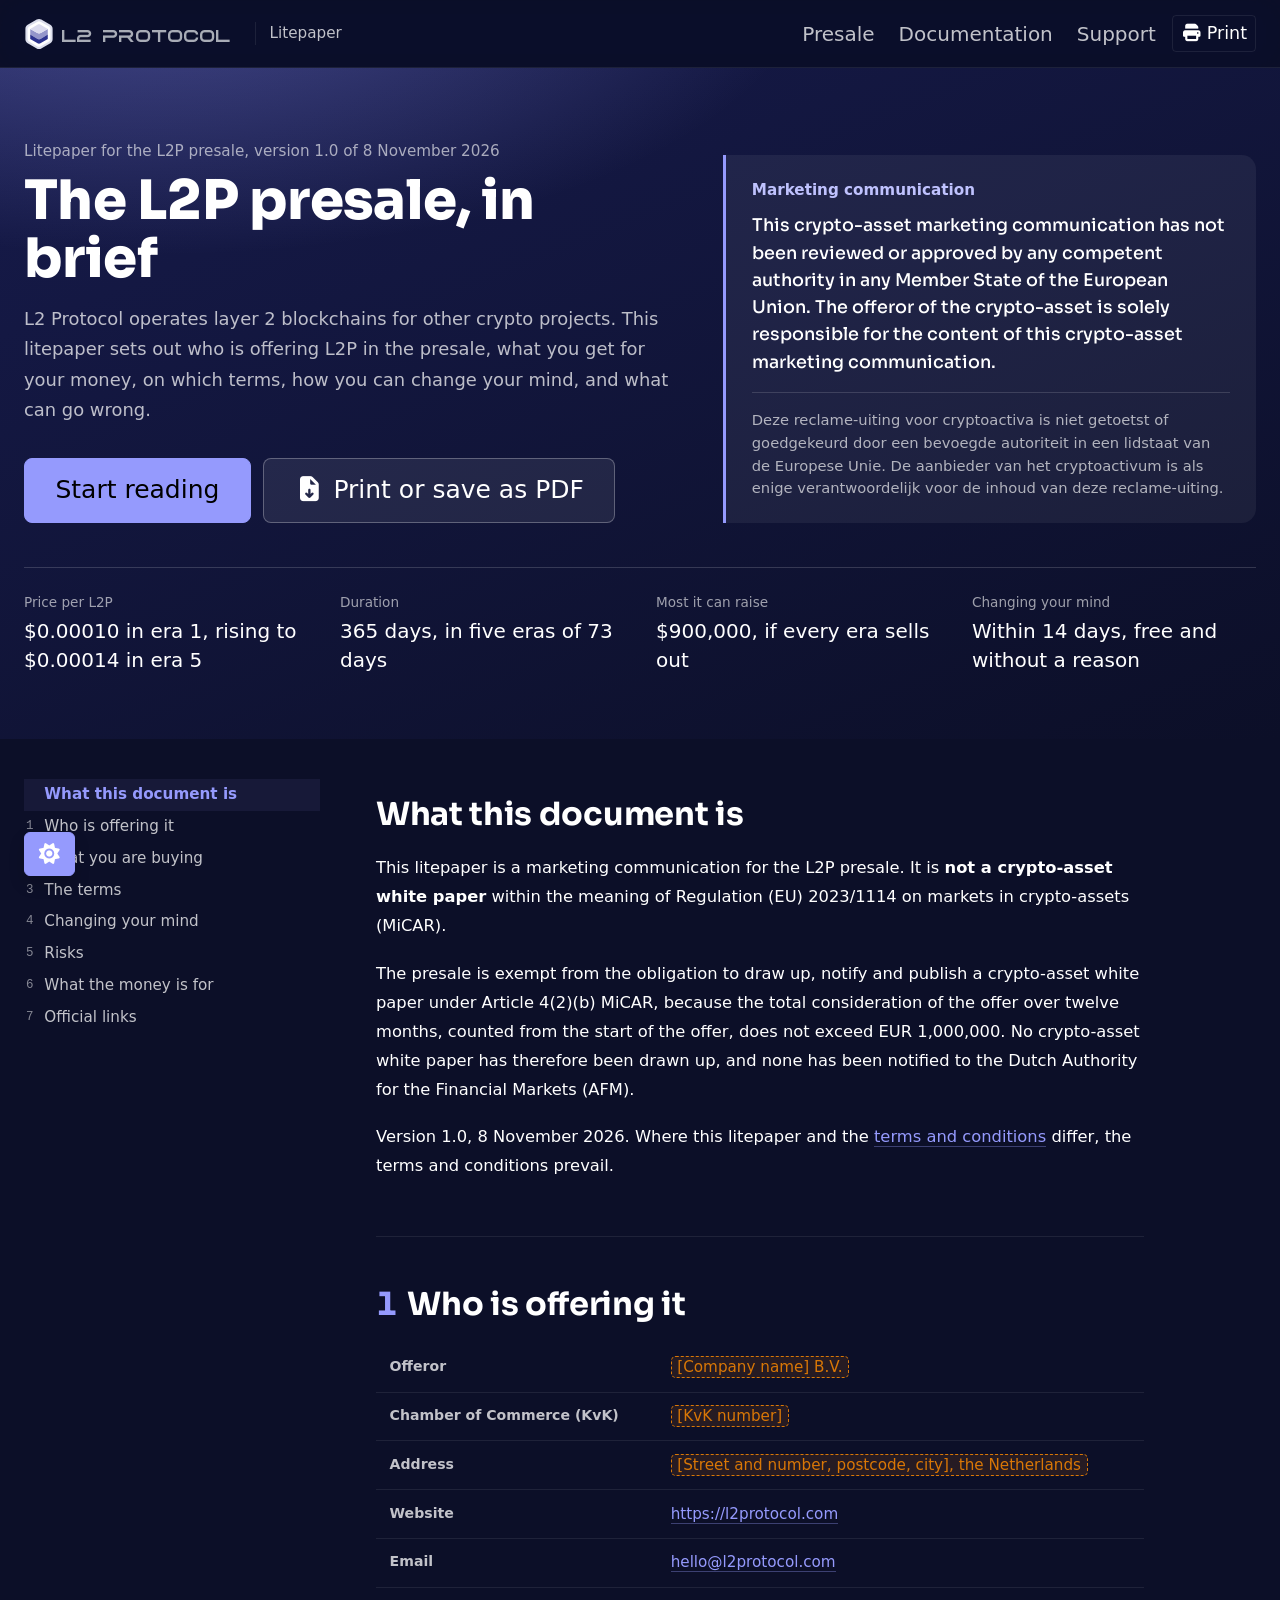
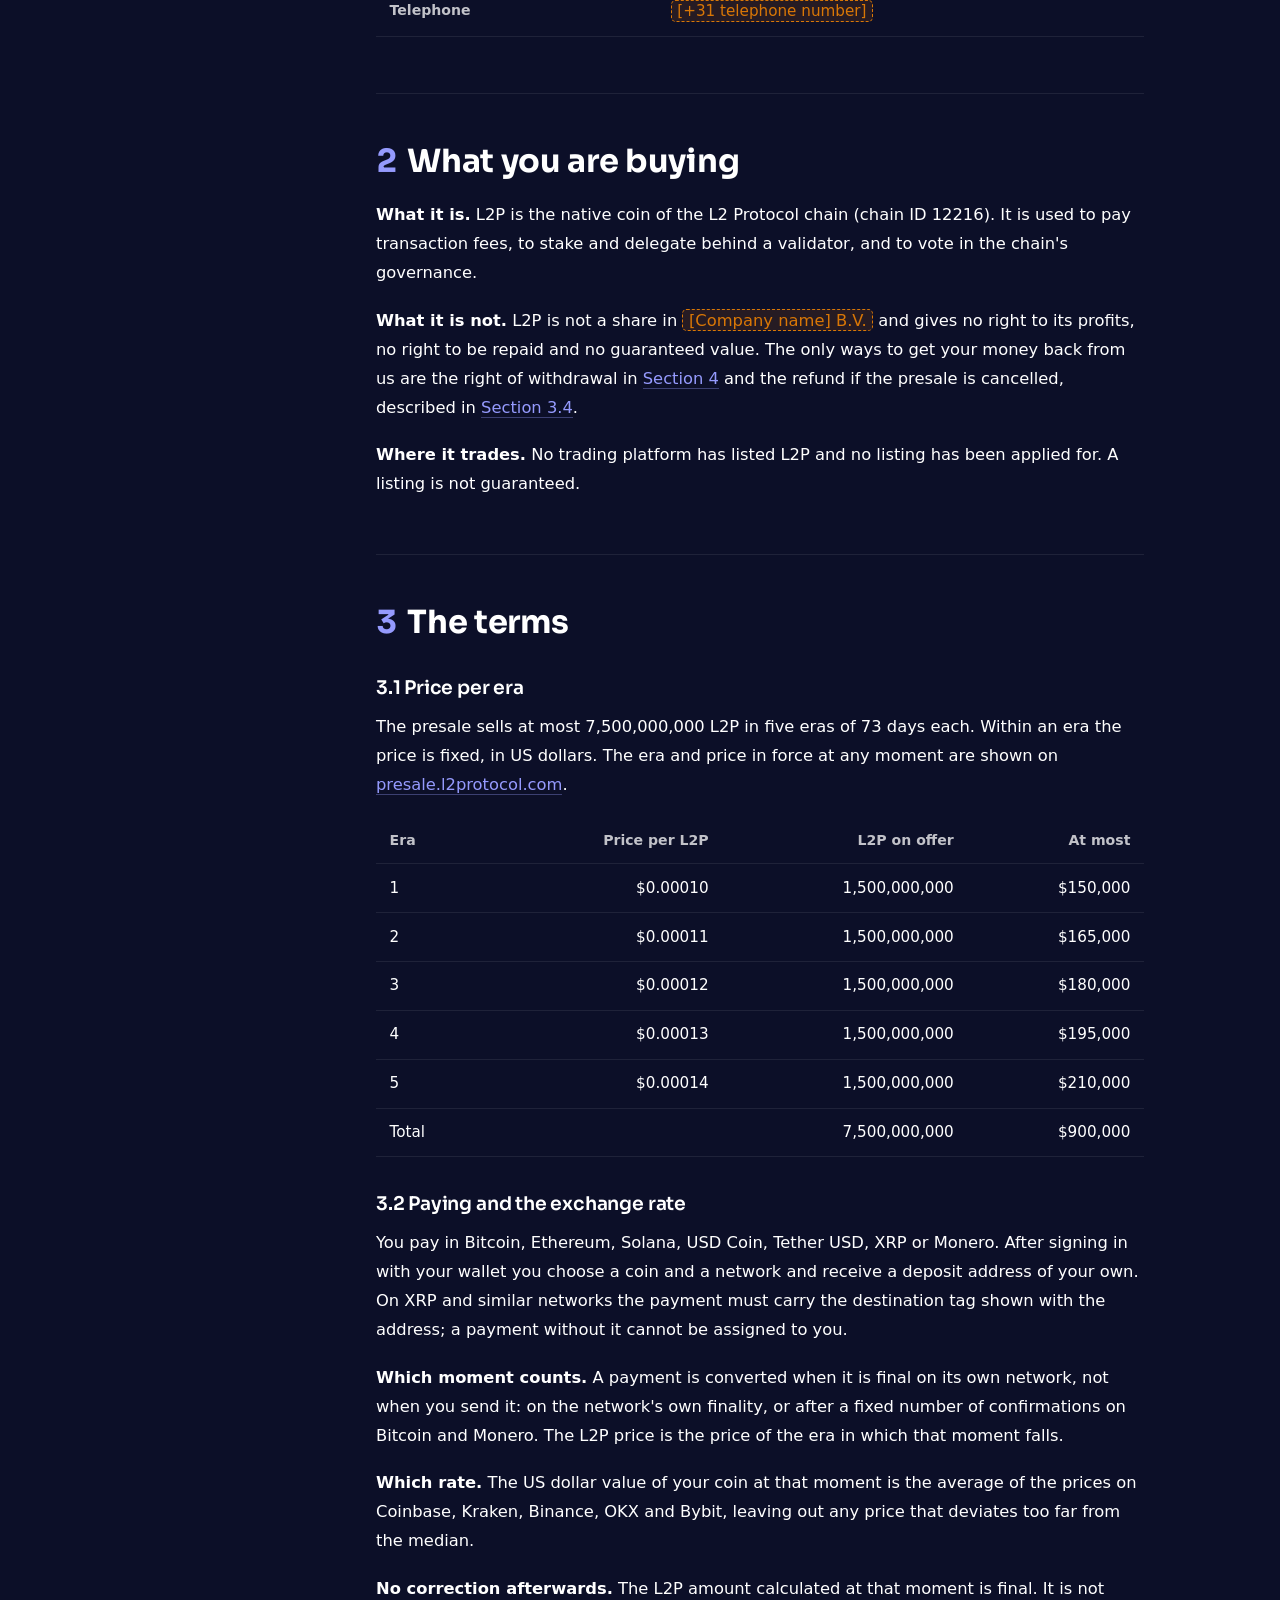
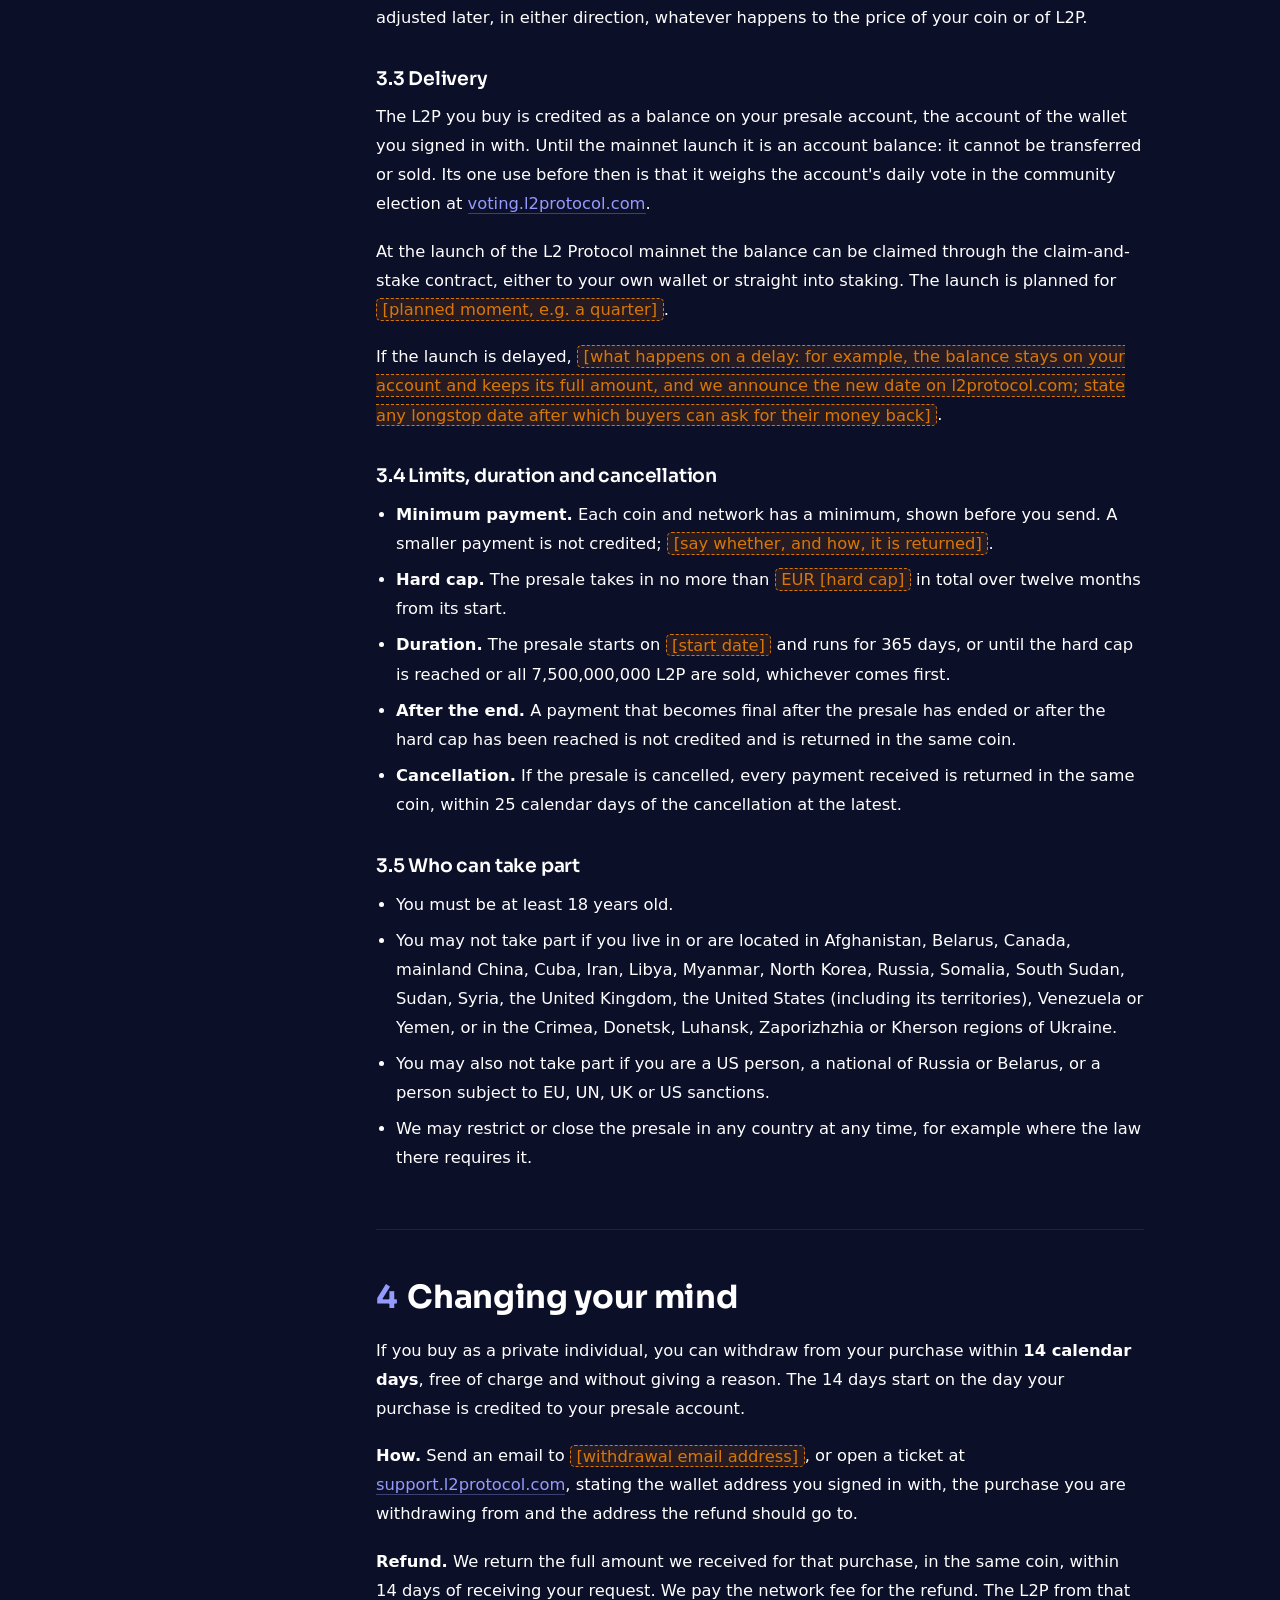
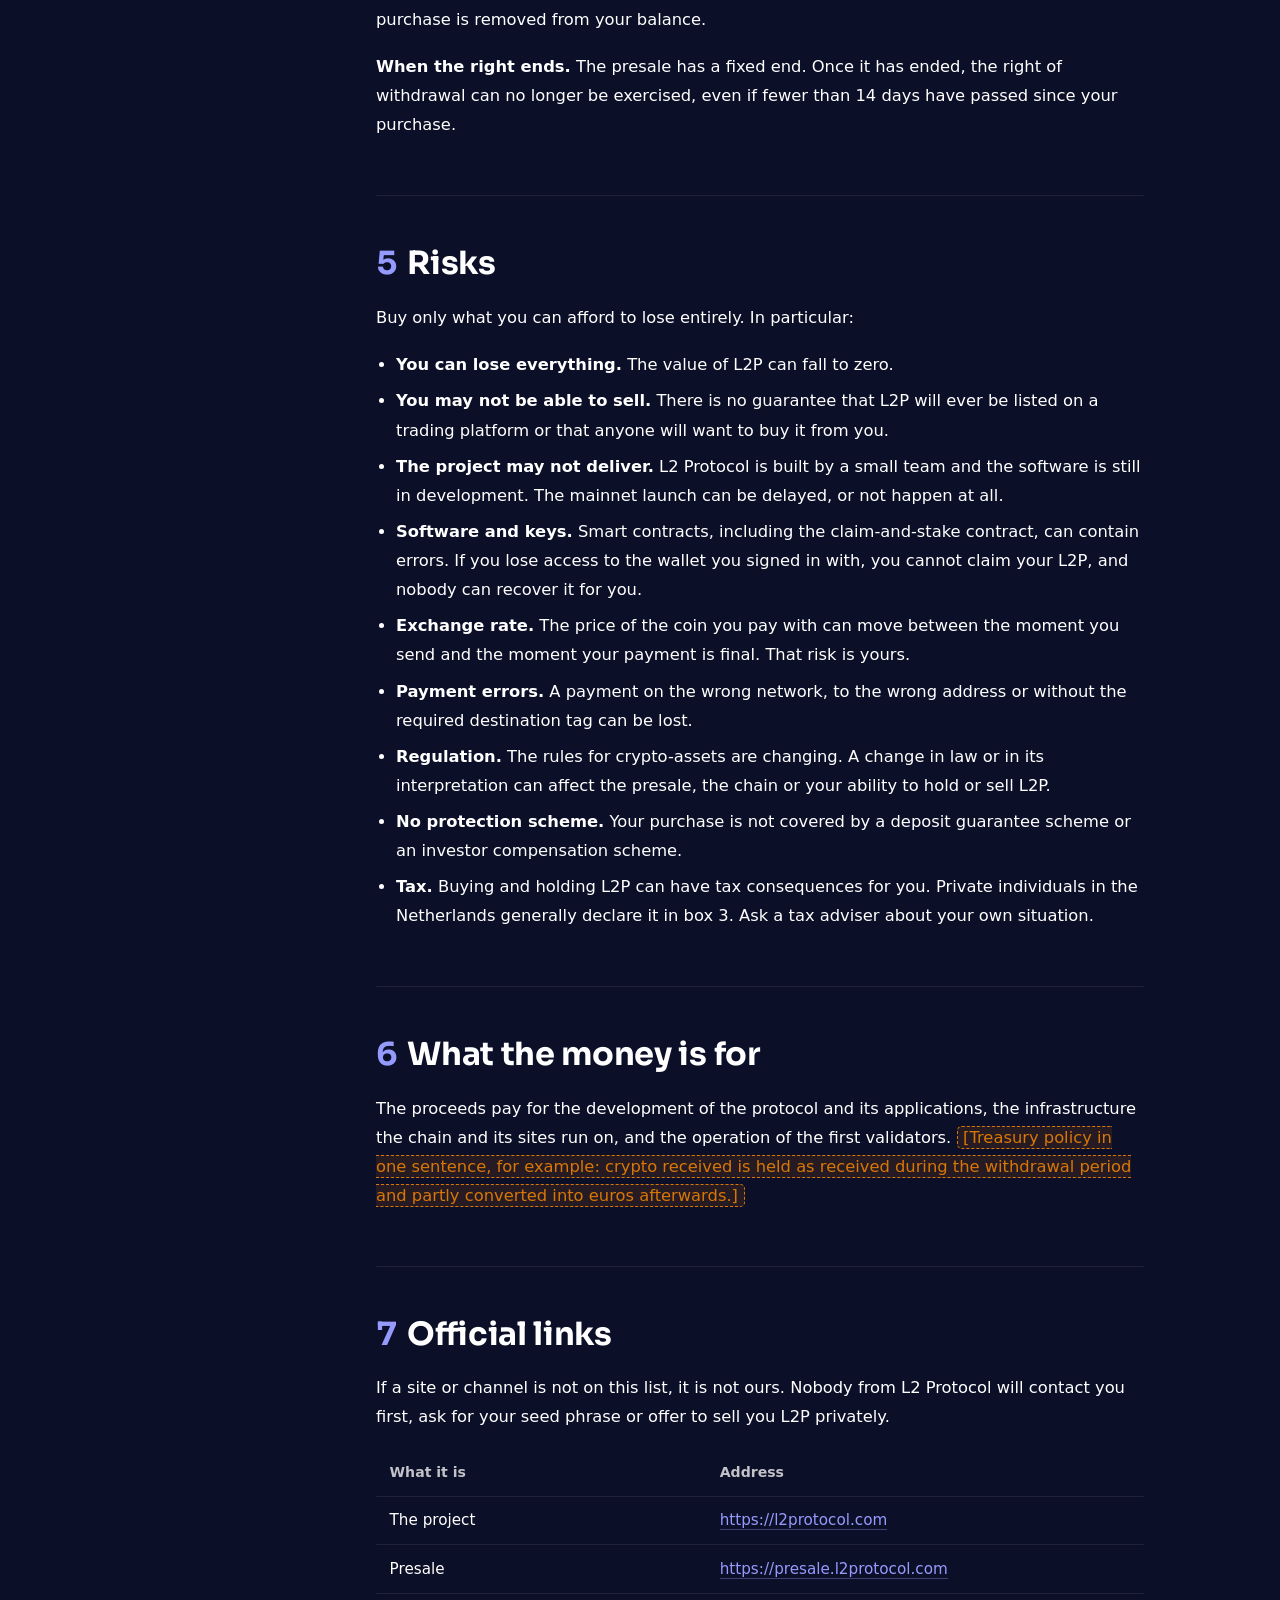
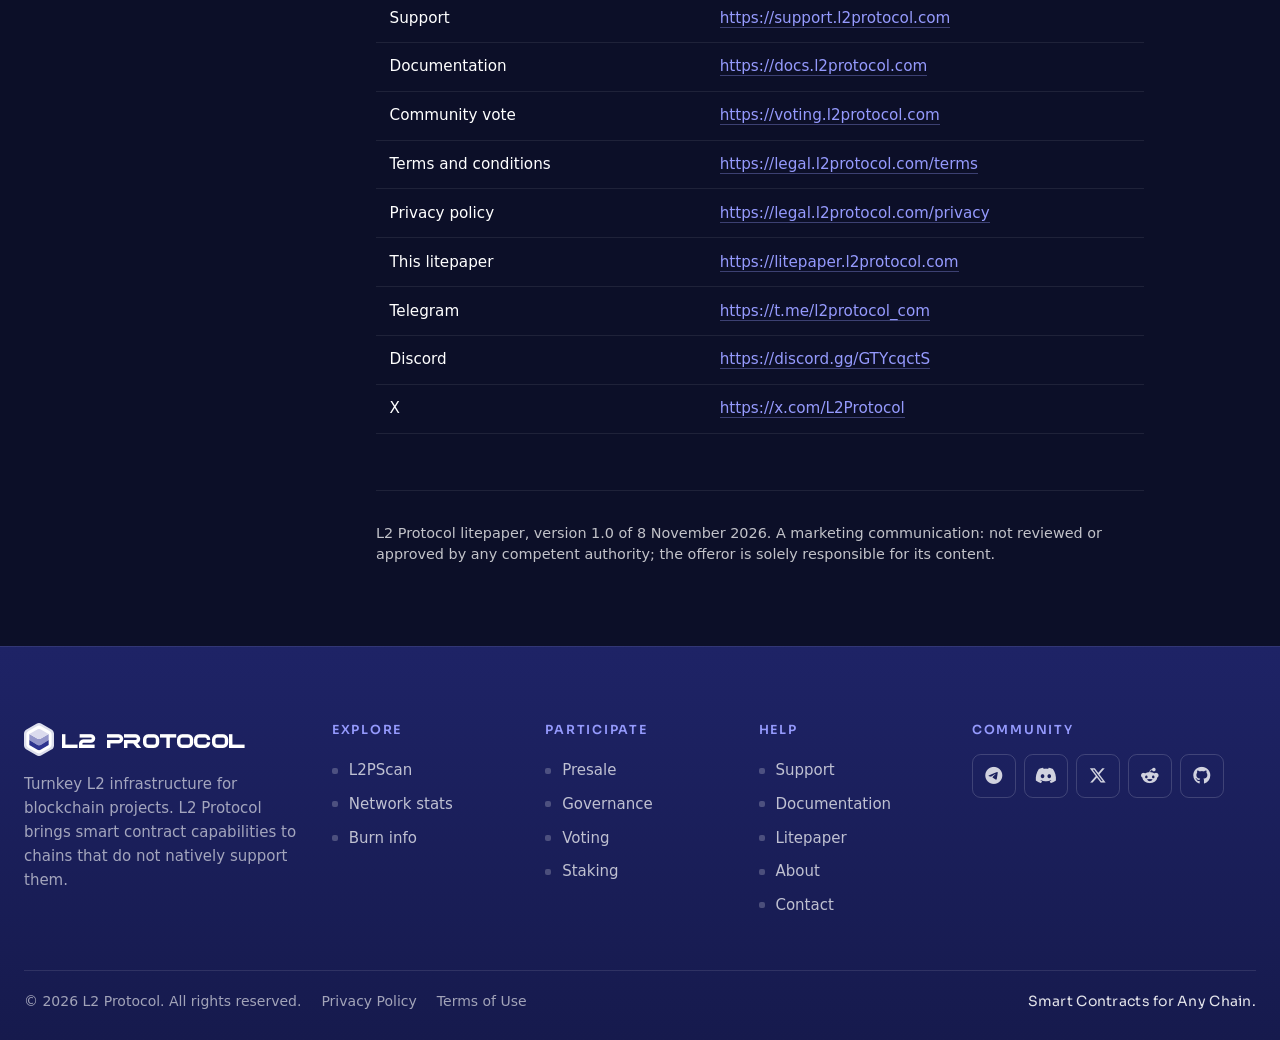
<file: index.html>
<!DOCTYPE html>
<html lang="en" data-bs-theme="dark">
<head>
    <meta charset="UTF-8">
    <meta name="viewport" content="width=device-width, initial-scale=1">
    <title>Litepaper | L2 Protocol</title>
    <meta name="author" content="L2 Protocol">
    <meta name="description" content="Marketing communication. The L2P presale in brief: who offers it, what you buy, the price per era, how payment and delivery work, the right of withdrawal and the risks.">
    <meta name="robots" content="noindex, nofollow, noarchive, nosnippet, noimageindex, notranslate">
    <meta property="og:title" content="L2 Protocol Litepaper">
    <meta property="og:site_name" content="L2 Protocol">
    <meta property="og:url" content="https://litepaper.l2protocol.com/">
    <meta property="og:description" content="Marketing communication. The L2P presale in brief: who offers it, what you buy, the terms, the right of withdrawal and the risks.">
    <meta property="og:type" content="article">
    <meta property="og:image" content="https://static.l2protocol.com/images/og.png">
    <meta name="twitter:card" content="summary_large_image">
    <meta name="twitter:site" content="@L2Protocol">
    <link rel="icon" href="/favicon.ico" sizes="16x16 32x32 48x48">
    <link rel="icon" href="/images/icon.svg" type="image/svg+xml">
    <link rel="preload" href="/theme/fonts/sora-latin.woff2" as="font" type="font/woff2" crossorigin>
    <link rel="preload" href="/theme/fonts/anek-telugu-latin.woff2" as="font" type="font/woff2" crossorigin>
    <link rel="stylesheet" href="/theme/css/bootstrap.css">
    <link rel="stylesheet" href="/lib/font-awesome/css/all.min.css">
    <link rel="stylesheet" href="/css/l2protocol-footer.css">
    <link rel="stylesheet" href="/css/site.css">
    <script src="/js/theme-init.js"></script>
    <script defer src="/js/litepaper.js"></script>
</head>
<body data-copy-label="Copy" data-copied-label="Copied">
<a class="skip-link" href="#main-content">Skip to content</a>

<div class="lightDarkSwitch position-fixed d-print-none">
    <button type="button" id="theme-switch" class="btn btn-primary shadow" aria-label="Toggle light and dark theme" title="Toggle light and dark theme">
        <i class="fa-solid fa-sun text-white" data-theme-icon="dark" aria-hidden="true"></i>
        <i class="fa-solid fa-moon text-white" data-theme-icon="light" aria-hidden="true" hidden></i>
    </button>
</div>

<header class="doc-header">
    <div class="container-fluid px-3 px-lg-4 d-flex align-items-center gap-3">
        <a class="navbar-brand d-flex align-items-center me-2" href="https://l2protocol.com">
            <img src="/images/icon-dark.svg" class="dark" alt="L2 Protocol" width="30" height="30">
            <span class="ps-2 brand-text text-nowrap">L2 Protocol</span>
        </a>
        <span class="doc-kind d-none d-md-inline">Litepaper</span>

        <div class="ms-auto d-flex align-items-center gap-2">
            <a href="https://presale.l2protocol.com" class="nav-link d-none d-lg-inline px-2">Presale</a>
            <a href="https://docs.l2protocol.com" class="nav-link d-none d-lg-inline px-2">Documentation</a>
            <a href="https://support.l2protocol.com" class="nav-link d-none d-xl-inline px-2">Support</a>
            <button type="button" class="btn btn-sm btn-ghost" data-print>
                <i class="fa-solid fa-print me-1" aria-hidden="true"></i>Print
            </button>
        </div>
    </div>
    <div class="read-progress" id="read-progress" aria-hidden="true"></div>
</header>

<main id="main-content" tabindex="-1">
    <section class="hero">
        <div class="container-fluid px-3 px-lg-4">
            <div class="hero-grid">
                <div class="hero-intro">
                    <p class="hero-meta">Litepaper for the L2P presale, version 1.0 of 8 November 2026</p>
                    <h1>The L2P presale, in brief</h1>
                    <p class="hero-lead">
                        L2 Protocol operates layer 2 blockchains for other crypto projects. This litepaper sets out who is
                        offering L2P in the presale, what you get for your money, on which terms, how you can change your
                        mind, and what can go wrong.
                    </p>
                    <div class="hero-actions">
                        <a href="#status" class="btn btn-primary btn-lg">Start reading</a>
                        <button type="button" class="btn btn-hero-ghost btn-lg" data-print>
                            <i class="fa-solid fa-file-arrow-down me-2" aria-hidden="true"></i>Print or save as PDF
                        </button>
                    </div>
                </div>
                <aside class="hero-notice" aria-labelledby="hero-notice-kind">
                    <p class="hero-notice-kind" id="hero-notice-kind">Marketing communication</p>
                    <p class="hero-notice-statement" lang="en">
                        This crypto-asset marketing communication has not been reviewed or approved by any competent
                        authority in any Member State of the European Union. The offeror of the crypto-asset is solely
                        responsible for the content of this crypto-asset marketing communication.
                    </p>
                    <p class="hero-notice-statement hero-notice-statement-nl" lang="nl">
                        Deze reclame-uiting voor cryptoactiva is niet getoetst of goedgekeurd door een bevoegde autoriteit
                        in een lidstaat van de Europese Unie. De aanbieder van het cryptoactivum is als enige
                        verantwoordelijk voor de inhoud van deze reclame-uiting.
                    </p>
                </aside>
            </div>
            <dl class="hero-terms">
                <div class="hero-term">
                    <dt>Price per L2P</dt>
                    <dd>$0.00010 in era 1, rising to $0.00014 in era 5</dd>
                </div>
                <div class="hero-term">
                    <dt>Duration</dt>
                    <dd>365 days, in five eras of 73 days</dd>
                </div>
                <div class="hero-term">
                    <dt>Most it can raise</dt>
                    <dd>$900,000, if every era sells out</dd>
                </div>
                <div class="hero-term">
                    <dt>Changing your mind</dt>
                    <dd>Within 14 days, free and without a reason</dd>
                </div>
            </dl>
        </div>
    </section>

    <div class="container-fluid px-3 px-lg-4">
        <button type="button" id="rail-toggle" class="btn btn-sm btn-outline-primary rail-toggle" aria-expanded="false" aria-controls="doc-rail">
            <i class="fa-solid fa-bars me-1" aria-hidden="true"></i>Contents
        </button>

        <div class="doc-shell">
            <nav class="doc-rail d-print-none" id="doc-rail" aria-label="Table of contents">
                <div class="rail-section">
                    <a class="rail-link" href="#status"><span class="rail-num" aria-hidden="true"></span><span>What this document is</span></a>
                    <a class="rail-link" href="#offeror"><span class="rail-num">1</span><span>Who is offering it</span></a>
                    <a class="rail-link" href="#what-you-buy"><span class="rail-num">2</span><span>What you are buying</span></a>
                    <a class="rail-link" href="#terms"><span class="rail-num">3</span><span>The terms</span></a>
                    <div class="rail-subs">
                        <a class="rail-sub" href="#price">Price per era</a>
                        <a class="rail-sub" href="#payment">Paying and the exchange rate</a>
                        <a class="rail-sub" href="#delivery">Delivery</a>
                        <a class="rail-sub" href="#limits">Limits, duration and cancellation</a>
                        <a class="rail-sub" href="#eligibility">Who can take part</a>
                    </div>
                    <a class="rail-link" href="#withdrawal"><span class="rail-num">4</span><span>Changing your mind</span></a>
                    <a class="rail-link" href="#risks"><span class="rail-num">5</span><span>Risks</span></a>
                    <a class="rail-link" href="#proceeds"><span class="rail-num">6</span><span>What the money is for</span></a>
                    <a class="rail-link" href="#links"><span class="rail-num">7</span><span>Official links</span></a>
                </div>
            </nav>

            <div class="doc-main">
                <article class="doc-body">
                    <section class="doc-section" id="status">
                        <h2>What this document is</h2>
                        <p>
                            This litepaper is a marketing communication for the L2P presale. It is
                            <strong>not a crypto-asset white paper</strong> within the meaning of Regulation (EU) 2023/1114
                            on markets in crypto-assets (MiCAR).
                        </p>
                        <p>
                            The presale is exempt from the obligation to draw up, notify and publish a crypto-asset white
                            paper under Article 4(2)(b) MiCAR, because the total consideration of the offer over twelve
                            months, counted from the start of the offer, does not exceed EUR 1,000,000. No crypto-asset white
                            paper has therefore been drawn up, and none has been notified to the Dutch Authority for the
                            Financial Markets (AFM).
                        </p>
                        <p>
                            Version 1.0, 8 November 2026. Where this litepaper and the
                            <a href="https://legal.l2protocol.com/terms">terms and conditions</a> differ, the terms and
                            conditions prevail.
                        </p>
                    </section>

                    <section class="doc-section" id="offeror">
                        <h2><span class="section-num">1</span>Who is offering it</h2>
                        <div class="table-scroll">
                            <table>
                                <tbody>
                                <tr><th>Offeror</th><td><span class="fill">[Company name] B.V.</span></td></tr>
                                <tr><th>Chamber of Commerce (KvK)</th><td><span class="fill">[KvK number]</span></td></tr>
                                <tr><th>Address</th><td><span class="fill">[Street and number, postcode, city], the Netherlands</span></td></tr>
                                <tr><th>Website</th><td><a href="https://l2protocol.com">https://l2protocol.com</a></td></tr>
                                <tr><th>Email</th><td><a href="mailto:hello@l2protocol.com">hello@l2protocol.com</a></td></tr>
                                <tr><th>Telephone</th><td><span class="fill">[+31 telephone number]</span></td></tr>
                                </tbody>
                            </table>
                        </div>
                    </section>

                    <section class="doc-section" id="what-you-buy">
                        <h2><span class="section-num">2</span>What you are buying</h2>
                        <p>
                            <strong>What it is.</strong> L2P is the native coin of the L2 Protocol chain (chain ID 12216).
                            It is used to pay transaction fees, to stake and delegate behind a validator, and to vote in the
                            chain's governance.
                        </p>
                        <p>
                            <strong>What it is not.</strong> L2P is not a share in <span class="fill">[Company name] B.V.</span>
                            and gives no right to its profits, no right to be repaid and no guaranteed value. The only ways
                            to get your money back from us are the right of withdrawal in
                            <a href="#withdrawal">Section 4</a> and the refund if the presale is cancelled, described in
                            <a href="#limits">Section 3.4</a>.
                        </p>
                        <p>
                            <strong>Where it trades.</strong> No trading platform has listed L2P and no listing has been
                            applied for. A listing is not guaranteed.
                        </p>
                    </section>

                    <section class="doc-section" id="terms">
                        <h2><span class="section-num">3</span>The terms</h2>

                        <h3 id="price">3.1 Price per era</h3>
                        <p>
                            The presale sells at most 7,500,000,000 L2P in five eras of 73 days each. Within an era the price
                            is fixed, in US dollars. The era and price in force at any moment are shown on
                            <a href="https://presale.l2protocol.com">presale.l2protocol.com</a>.
                        </p>
                        <div class="table-scroll">
                            <table class="tabular">
                                <thead>
                                <tr><th>Era</th><th class="num">Price per L2P</th><th class="num">L2P on offer</th><th class="num">At most</th></tr>
                                </thead>
                                <tbody>
                                <tr><td>1</td><td class="num">$0.00010</td><td class="num">1,500,000,000</td><td class="num">$150,000</td></tr>
                                <tr><td>2</td><td class="num">$0.00011</td><td class="num">1,500,000,000</td><td class="num">$165,000</td></tr>
                                <tr><td>3</td><td class="num">$0.00012</td><td class="num">1,500,000,000</td><td class="num">$180,000</td></tr>
                                <tr><td>4</td><td class="num">$0.00013</td><td class="num">1,500,000,000</td><td class="num">$195,000</td></tr>
                                <tr><td>5</td><td class="num">$0.00014</td><td class="num">1,500,000,000</td><td class="num">$210,000</td></tr>
                                <tr><td>Total</td><td class="num"></td><td class="num">7,500,000,000</td><td class="num">$900,000</td></tr>
                                </tbody>
                            </table>
                        </div>

                        <h3 id="payment">3.2 Paying and the exchange rate</h3>
                        <p>
                            You pay in Bitcoin, Ethereum, Solana, USD Coin, Tether USD, XRP or Monero. After signing in with
                            your wallet you choose a coin and a network and receive a deposit address of your own. On XRP
                            and similar networks the payment must carry the destination tag shown with the address; a
                            payment without it cannot be assigned to you.
                        </p>
                        <p>
                            <strong>Which moment counts.</strong> A payment is converted when it is final on its own
                            network, not when you send it: on the network's own finality, or after a fixed number of
                            confirmations on Bitcoin and Monero. The L2P price is the price of the era in which that moment
                            falls.
                        </p>
                        <p>
                            <strong>Which rate.</strong> The US dollar value of your coin at that moment is the average of
                            the prices on Coinbase, Kraken, Binance, OKX and Bybit, leaving out any price that deviates too
                            far from the median.
                        </p>
                        <p>
                            <strong>No correction afterwards.</strong> The L2P amount calculated at that moment is final. It
                            is not adjusted later, in either direction, whatever happens to the price of your coin or of L2P.
                        </p>

                        <h3 id="delivery">3.3 Delivery</h3>
                        <p>
                            The L2P you buy is credited as a balance on your presale account, the account of the wallet you
                            signed in with. Until the mainnet launch it is an account balance: it cannot be transferred or
                            sold. Its one use before then is that it weighs the account's daily vote in the community
                            election at <a href="https://voting.l2protocol.com">voting.l2protocol.com</a>.
                        </p>
                        <p>
                            At the launch of the L2 Protocol mainnet the balance can be claimed through the claim-and-stake
                            contract, either to your own wallet or straight into staking. The launch is planned for
                            <span class="fill">[planned moment, e.g. a quarter]</span>.
                        </p>
                        <p>
                            If the launch is delayed, <span class="fill">[what happens on a delay: for example, the balance
                            stays on your account and keeps its full amount, and we announce the new date on l2protocol.com;
                            state any longstop date after which buyers can ask for their money back]</span>.
                        </p>

                        <h3 id="limits">3.4 Limits, duration and cancellation</h3>
                        <ul>
                            <li><strong>Minimum payment.</strong> Each coin and network has a minimum, shown before you send. A smaller payment is not credited; <span class="fill">[say whether, and how, it is returned]</span>.</li>
                            <li><strong>Hard cap.</strong> The presale takes in no more than <span class="fill">EUR [hard cap]</span> in total over twelve months from its start.</li>
                            <li><strong>Duration.</strong> The presale starts on <span class="fill">[start date]</span> and runs for 365 days, or until the hard cap is reached or all 7,500,000,000 L2P are sold, whichever comes first.</li>
                            <li><strong>After the end.</strong> A payment that becomes final after the presale has ended or after the hard cap has been reached is not credited and is returned in the same coin.</li>
                            <li><strong>Cancellation.</strong> If the presale is cancelled, every payment received is returned in the same coin, within 25 calendar days of the cancellation at the latest.</li>
                        </ul>

                        <h3 id="eligibility">3.5 Who can take part</h3>
                        <ul>
                            <li>You must be at least 18 years old.</li>
                            <li>You may not take part if you live in or are located in Afghanistan, Belarus, Canada, mainland China, Cuba, Iran, Libya, Myanmar, North Korea, Russia, Somalia, South Sudan, Sudan, Syria, the United Kingdom, the United States (including its territories), Venezuela or Yemen, or in the Crimea, Donetsk, Luhansk, Zaporizhzhia or Kherson regions of Ukraine.</li>
                            <li>You may also not take part if you are a US person, a national of Russia or Belarus, or a person subject to EU, UN, UK or US sanctions.</li>
                            <li>We may restrict or close the presale in any country at any time, for example where the law there requires it.</li>
                        </ul>
                    </section>

                    <section class="doc-section" id="withdrawal">
                        <h2><span class="section-num">4</span>Changing your mind</h2>
                        <p>
                            If you buy as a private individual, you can withdraw from your purchase within
                            <strong>14 calendar days</strong>, free of charge and without giving a reason. The 14 days start
                            on the day your purchase is credited to your presale account.
                        </p>
                        <p>
                            <strong>How.</strong> Send an email to
                            <span class="fill">[withdrawal email address]</span>, or open a ticket at
                            <a href="https://support.l2protocol.com">support.l2protocol.com</a>, stating the wallet address
                            you signed in with, the purchase you are withdrawing from and the address the refund should go to.
                        </p>
                        <p>
                            <strong>Refund.</strong> We return the full amount we received for that purchase, in the same
                            coin, within 14 days of receiving your request. We pay the network fee for the refund. The L2P
                            from that purchase is removed from your balance.
                        </p>
                        <p>
                            <strong>When the right ends.</strong> The presale has a fixed end. Once it has ended, the right of
                            withdrawal can no longer be exercised, even if fewer than 14 days have passed since your purchase.
                        </p>
                    </section>

                    <section class="doc-section" id="risks">
                        <h2><span class="section-num">5</span>Risks</h2>
                        <p>Buy only what you can afford to lose entirely. In particular:</p>
                        <ul>
                            <li><strong>You can lose everything.</strong> The value of L2P can fall to zero.</li>
                            <li><strong>You may not be able to sell.</strong> There is no guarantee that L2P will ever be listed on a trading platform or that anyone will want to buy it from you.</li>
                            <li><strong>The project may not deliver.</strong> L2 Protocol is built by a small team and the software is still in development. The mainnet launch can be delayed, or not happen at all.</li>
                            <li><strong>Software and keys.</strong> Smart contracts, including the claim-and-stake contract, can contain errors. If you lose access to the wallet you signed in with, you cannot claim your L2P, and nobody can recover it for you.</li>
                            <li><strong>Exchange rate.</strong> The price of the coin you pay with can move between the moment you send and the moment your payment is final. That risk is yours.</li>
                            <li><strong>Payment errors.</strong> A payment on the wrong network, to the wrong address or without the required destination tag can be lost.</li>
                            <li><strong>Regulation.</strong> The rules for crypto-assets are changing. A change in law or in its interpretation can affect the presale, the chain or your ability to hold or sell L2P.</li>
                            <li><strong>No protection scheme.</strong> Your purchase is not covered by a deposit guarantee scheme or an investor compensation scheme.</li>
                            <li><strong>Tax.</strong> Buying and holding L2P can have tax consequences for you. Private individuals in the Netherlands generally declare it in box 3. Ask a tax adviser about your own situation.</li>
                        </ul>
                    </section>

                    <section class="doc-section" id="proceeds">
                        <h2><span class="section-num">6</span>What the money is for</h2>
                        <p>
                            The proceeds pay for the development of the protocol and its applications, the infrastructure
                            the chain and its sites run on, and the operation of the first validators.
                            <span class="fill">[Treasury policy in one sentence, for example: crypto received is held as
                            received during the withdrawal period and partly converted into euros afterwards.]</span>
                        </p>
                    </section>

                    <section class="doc-section" id="links">
                        <h2><span class="section-num">7</span>Official links</h2>
                        <p>
                            If a site or channel is not on this list, it is not ours. Nobody from L2 Protocol will contact you
                            first, ask for your seed phrase or offer to sell you L2P privately.
                        </p>
                        <div class="table-scroll">
                            <table>
                                <thead><tr><th class="wrap">What it is</th><th>Address</th></tr></thead>
                                <tbody>
                                <tr><td class="wrap">The project</td><td><a href="https://l2protocol.com">https://l2protocol.com</a></td></tr>
                                <tr><td class="wrap">Presale</td><td><a href="https://presale.l2protocol.com">https://presale.l2protocol.com</a></td></tr>
                                <tr><td class="wrap">Support</td><td><a href="https://support.l2protocol.com">https://support.l2protocol.com</a></td></tr>
                                <tr><td class="wrap">Documentation</td><td><a href="https://docs.l2protocol.com">https://docs.l2protocol.com</a></td></tr>
                                <tr><td class="wrap">Community vote</td><td><a href="https://voting.l2protocol.com">https://voting.l2protocol.com</a></td></tr>
                                <tr><td class="wrap">Terms and conditions</td><td><a href="https://legal.l2protocol.com/terms">https://legal.l2protocol.com/terms</a></td></tr>
                                <tr><td class="wrap">Privacy policy</td><td><a href="https://legal.l2protocol.com/privacy">https://legal.l2protocol.com/privacy</a></td></tr>
                                <tr><td class="wrap">This litepaper</td><td><a href="https://litepaper.l2protocol.com">https://litepaper.l2protocol.com</a></td></tr>
                                <tr><td class="wrap">Telegram</td><td><a href="https://t.me/l2protocol_com">https://t.me/l2protocol_com</a></td></tr>
                                <tr><td class="wrap">Discord</td><td><a href="https://discord.gg/GTYcqctS">https://discord.gg/GTYcqctS</a></td></tr>
                                <tr><td class="wrap">X</td><td><a href="https://x.com/L2Protocol">https://x.com/L2Protocol</a></td></tr>
                                </tbody>
                            </table>
                        </div>
                    </section>
                </article>

                <p class="doc-foot-note">
                    L2 Protocol litepaper, version 1.0 of 8 November 2026. A marketing communication: not reviewed or
                    approved by any competent authority; the offeror is solely responsible for its content.
                </p>
            </div>
        </div>
    </div>
</main>

<footer class="l2p-footer">
    <div class="l2p-footer-inner">
        <div class="l2p-footer-grid">
            <div class="l2p-footer-intro">
                <a href="https://l2protocol.com" class="l2p-footer-brand">
                    <img src="/images/icon-dark.svg" alt="L2 Protocol" width="30" height="30">
                    <span class="l2p-footer-brand-text">L2 Protocol</span>
                </a>
                <p class="l2p-footer-moto">Turnkey L2 infrastructure for blockchain projects. L2 Protocol brings smart contract capabilities to chains that do not natively support them.</p>
            </div>
            <nav class="l2p-footer-col" aria-labelledby="l2pFooterExplore">
                <h2 class="l2p-footer-heading" id="l2pFooterExplore">Explore</h2>
                <ul class="l2p-footer-links">
                    <li><a href="https://l2pscan.com">L2PScan</a></li>
                    <li><a href="https://l2stats.dev">Network stats</a></li>
                    <li><a href="https://l2pburn.info">Burn info</a></li>
                </ul>
            </nav>
            <nav class="l2p-footer-col" aria-labelledby="l2pFooterParticipate">
                <h2 class="l2p-footer-heading" id="l2pFooterParticipate">Participate</h2>
                <ul class="l2p-footer-links">
                    <li><a href="https://presale.l2protocol.com">Presale</a></li>
                    <li><a href="https://governance.l2protocol.com">Governance</a></li>
                    <li><a href="https://voting.l2protocol.com">Voting</a></li>
                    <li><a href="https://validators.l2protocol.com">Staking</a></li>
                </ul>
            </nav>
            <nav class="l2p-footer-col" aria-labelledby="l2pFooterHelp">
                <h2 class="l2p-footer-heading" id="l2pFooterHelp">Help</h2>
                <ul class="l2p-footer-links">
                    <li><a href="https://support.l2protocol.com">Support</a></li>
                    <li><a href="https://docs.l2protocol.com">Documentation</a></li>
                    <li><a href="https://litepaper.l2protocol.com">Litepaper</a></li>
                    <li><a href="https://l2protocol.com">About</a></li>
                    <li><a href="mailto:hello@l2protocol.com">Contact</a></li>
                </ul>
            </nav>
            <nav class="l2p-footer-col l2p-footer-col-community" aria-labelledby="l2pFooterCommunity">
                <h2 class="l2p-footer-heading" id="l2pFooterCommunity">Community</h2>
                <div class="l2p-footer-social">
                    <a href="https://t.me/l2protocol_com" target="_blank" rel="noopener" aria-label="Telegram"><i class="fa-brands fa-telegram"></i></a>
                    <a href="https://discord.gg/GTYcqctS" target="_blank" rel="noopener" aria-label="Discord"><i class="fa-brands fa-discord"></i></a>
                    <a href="https://x.com/L2Protocol" target="_blank" rel="noopener" aria-label="X"><i class="fa-brands fa-x-twitter"></i></a>
                    <a href="https://reddit.com/r/L2Protocol" target="_blank" rel="noopener" aria-label="Reddit"><i class="fa-brands fa-reddit-alien"></i></a>
                    <a href="https://github.com/L2Protocol" target="_blank" rel="noopener" aria-label="GitHub"><i class="fa-brands fa-github"></i></a>
                </div>
            </nav>
        </div>
        <hr class="l2p-footer-divider">
        <div class="l2p-footer-baseline">
            <div class="l2p-footer-baseline-start">
                <span class="l2p-footer-copyright">&copy; 2026 L2 Protocol. All rights reserved.</span>
                <div class="l2p-footer-legal">
                    <a href="https://legal.l2protocol.com/privacy">Privacy Policy</a>
                    <a href="https://legal.l2protocol.com/terms">Terms of Use</a>
                </div>
            </div>
            <span class="l2p-footer-signature">Smart Contracts for Any Chain.</span>
        </div>
    </div>
</footer>
</body>
</html>
</file>
<file: css/l2protocol-footer.css>
.l2p-footer {
  padding-block: clamp(3.25rem, 6vw, 4.75rem) 1.75rem;
  background: linear-gradient(180deg, var(--l2-navy, #1e2366) 0%, var(--l2-navy-deep, #161a4d) 100%);
  border-top: 1px solid rgba(149, 154, 253, .22);
  color: rgba(255, 255, 255, .72);
}

.l2p-footer-inner {
  width: 100%;
  margin-inline: auto;
  padding-inline: .75rem;
}

@media (min-width: 576px) {
  .l2p-footer-inner {
    max-width: 540px;
  }
}

@media (min-width: 768px) {
  .l2p-footer-inner {
    max-width: 720px;
  }
}

@media (min-width: 992px) {
  .l2p-footer-inner {
    max-width: 960px;
  }
}

@media (min-width: 1200px) {
  .l2p-footer-inner {
    max-width: 1140px;
  }
}

@media (min-width: 1400px) {
  .l2p-footer-inner {
    max-width: 1320px;
  }
}

.l2p-footer-grid {
  display: grid;
  grid-template-columns: repeat(2, minmax(0, 1fr));
  gap: 3rem 1.5rem;
}

.l2p-footer-intro,
.l2p-footer-col-community {
  grid-column: 1 / -1;
}

@media (min-width: 992px) {
  .l2p-footer-grid {
    grid-template-columns: 3fr 2fr 2fr 2fr 3fr;
    gap: 2rem 1.5rem;
  }

  .l2p-footer-intro,
  .l2p-footer-col-community {
    grid-column: auto;
  }
}

.l2p-footer a {
  color: rgba(255, 255, 255, .72);
  text-decoration: none;
}

.l2p-footer a:hover {
  color: #fff;
}

.l2p-footer a:focus-visible {
  outline: 2px solid var(--l2-periwinkle, #959afd);
  outline-offset: 3px;
  border-radius: .25rem;
  color: #fff;
}

.l2p-footer-brand {
  display: inline-flex;
  align-items: center;
  margin-bottom: 1rem;
}

.l2p-footer-brand img {
  display: block;
  height: auto;
}

.l2p-footer-brand-text {
  padding-left: .5rem;
  font-family: var(--l2-brand, 'Artemus', var(--l2-display, 'Sora'), sans-serif);
  font-weight: 600;
  font-size: 1.35rem;
  letter-spacing: .3px;
  line-height: 1;
  white-space: nowrap;
  color: #fff;
  transform: translateY(.2em);
}

.l2p-footer-moto {
  max-width: 36ch;
  margin: 0;
  font-size: .9375rem;
  line-height: 1.6;
  color: rgba(255, 255, 255, .6);
}

.l2p-footer-heading {
  margin: 0 0 1rem;
  font-family: var(--l2-display, 'Sora', sans-serif);
  font-size: .78rem;
  font-weight: 600;
  text-transform: uppercase;
  letter-spacing: .14em;
  color: var(--l2-periwinkle, #959afd);
}

.l2p-footer-links {
  list-style: none;
  margin: 0;
  padding: 0;
}

.l2p-footer-links a {
  position: relative;
  display: block;
  padding: .35rem 0 .35rem 1.05rem;
  font-size: .9375rem;
  line-height: 1.5;
  transition: color .2s ease;
}

.l2p-footer-links a::before {
  content: "";
  position: absolute;
  left: 0;
  top: 50%;
  width: 6px;
  height: 6px;
  border-radius: 2px;
  background: rgba(255, 255, 255, .22);
  transform: translateY(-50%);
  transition: background-color .2s ease, transform .2s ease;
}

.l2p-footer-links a:hover::before,
.l2p-footer-links a:focus-visible::before {
  background: var(--l2-periwinkle, #959afd);
  transform: translateY(-50%) scale(1.5);
}

.l2p-footer-social {
  display: grid;
  grid-template-columns: repeat(5, minmax(0, 2.75rem));
  gap: .5rem;
}

.l2p-footer-social a {
  aspect-ratio: 1;
  display: inline-flex;
  align-items: center;
  justify-content: center;
  border-radius: .55rem;
  border: 1px solid rgba(255, 255, 255, .16);
  color: rgba(255, 255, 255, .8);
  font-size: 1.1rem;
  transition: background-color .2s ease, border-color .2s ease, color .2s ease;
}

.l2p-footer-social a:hover,
.l2p-footer-social a:focus-visible {
  background: rgba(149, 154, 253, .18);
  border-color: var(--l2-periwinkle, #959afd);
  color: #fff;
}

.l2p-footer-divider {
  margin: clamp(2rem, 4vw, 3rem) 0 1.25rem;
  border: 0;
  border-top: 1px solid rgba(255, 255, 255, .1);
  opacity: 1;
}

.l2p-footer-baseline {
  display: flex;
  flex-wrap: wrap;
  align-items: center;
  justify-content: space-between;
  gap: .5rem 1.5rem;
  font-size: .875rem;
}

.l2p-footer-baseline-start {
  display: flex;
  flex-wrap: wrap;
  align-items: center;
  gap: .5rem 1.25rem;
}

.l2p-footer-copyright,
.l2p-footer-legal a {
  color: rgba(255, 255, 255, .6);
}

.l2p-footer-legal {
  display: flex;
  gap: 1.25rem;
}

.l2p-footer-signature {
  font-family: var(--l2-display, 'Sora', sans-serif);
  letter-spacing: .02em;
  color: rgba(255, 255, 255, .88);
}

@media (max-width: 575.98px) {
  .l2p-footer-baseline,
  .l2p-footer-baseline-start {
    justify-content: center;
    text-align: center;
  }
}

@media (prefers-reduced-motion: reduce) {
  .l2p-footer-links a,
  .l2p-footer-links a::before,
  .l2p-footer-social a {
    transition: none;
  }
}
</file>
<file: css/site.css>
:root {
    --wp-ink: var(--l2p-ink, #12143a);
    --wp-ink-2: var(--l2p-ink-2, #1f2468);
    --wp-glow: var(--l2p-glow, #959afd);
    --wp-display: var(--l2p-display, 'Sora', 'Anek Telugu', sans-serif);
    --wp-mono: var(--l2p-mono, ui-monospace, SFMono-Regular, 'SF Mono', Menlo, Consolas, monospace);

    --wp-header-height: 4.25rem;
    --wp-rail-width: 18.5rem;
}

html,
body {
    overflow-x: clip;
    scroll-behavior: smooth;
}

@media (prefers-reduced-motion: reduce) {
    html,
    body {
        scroll-behavior: auto;
    }
}

h1,
h2,
h3,
.section-title,
.hero h1 {
    font-family: var(--wp-display);
    letter-spacing: -0.01em;
}

.brand-text {
    font-family: Artemus, sans-serif;
    line-height: 1;
    color: #272a64;
    transform: translateY(.2em);
}

html[data-bs-theme=dark] .brand-text {
    color: rgba(222, 226, 230, 0.75);
}

.mono {
    font-family: var(--wp-mono);
}

.tabular {
    font-variant-numeric: tabular-nums;
    font-feature-settings: "tnum";
}

.skip-link {
    position: absolute;
    left: 0.75rem;
    top: -3.5rem;
    z-index: 1080;
    padding: 0.55rem 0.95rem;
    border-radius: 0.6rem;
    background-color: var(--bs-primary);
    color: #fff;
    text-decoration: none;
    transition: top 0.15s ease;
}

.skip-link:focus {
    top: 0.75rem;
}

:where(a, button, input, select, textarea, [tabindex]):focus-visible {
    outline: 2px solid var(--bs-primary);
    outline-offset: 2px;
    border-radius: 0.35rem;
}

/* --- Header --- */

.doc-header {
    position: sticky;
    top: 0;
    z-index: 1030;
    height: var(--wp-header-height);
    display: flex;
    align-items: center;
    background-color: color-mix(in srgb, var(--bs-body-bg) 82%, transparent);
    backdrop-filter: saturate(180%) blur(16px);
    -webkit-backdrop-filter: saturate(180%) blur(16px);
    border-bottom: 1px solid var(--bs-border-color);
}

.doc-header .navbar-brand {
    min-width: 0;
}

.doc-header .nav-link {
    font-weight: 500;
    white-space: nowrap;
    color: var(--bs-secondary-color);
}

.doc-header .nav-link:hover {
    color: var(--bs-primary);
}

.read-progress {
    position: absolute;
    left: 0;
    bottom: -1px;
    height: 2px;
    width: 0;
    background-color: var(--bs-primary);
    transition: width 0.1s linear;
}

.lightDarkSwitch {
    bottom: 1.5rem;
    left: 1.5rem;
    z-index: 1040;
}

/* --- Hero --- */

.hero {
    position: relative;
    overflow: hidden;
    padding: 4.5rem 0 4rem;
    color: #fff;
    background:
        radial-gradient(1100px 480px at 12% -15%, color-mix(in srgb, var(--wp-glow) 40%, transparent), transparent 60%),
        linear-gradient(158deg, var(--wp-ink-2), var(--wp-ink));
}

html[data-bs-theme=dark] .hero {
    background:
        radial-gradient(1100px 480px at 12% -15%, color-mix(in srgb, var(--wp-glow) 38%, transparent), transparent 60%),
        linear-gradient(158deg, color-mix(in srgb, var(--wp-ink-2) 55%, var(--bs-body-bg)), var(--bs-body-bg));
}

.hero h1 {
    font-weight: 800;
    line-height: 1.06;
    font-size: clamp(2.1rem, 4.4vw, 3.4rem);
    margin: 0.6rem 0 1rem;
    max-width: 22ch;
}

.hero-lead {
    font-size: 1.12rem;
    line-height: 1.7;
    color: rgba(255, 255, 255, 0.72);
    max-width: 42rem;
    margin-bottom: 2rem;
}

.hero-actions {
    display: flex;
    flex-wrap: wrap;
    gap: 0.75rem;
}

.btn-hero-ghost {
    --bs-btn-color: #fff;
    --bs-btn-bg: rgba(255, 255, 255, 0.08);
    --bs-btn-border-color: rgba(255, 255, 255, 0.28);
    --bs-btn-hover-color: #fff;
    --bs-btn-hover-bg: rgba(255, 255, 255, 0.16);
    --bs-btn-hover-border-color: rgba(255, 255, 255, 0.5);
    --bs-btn-active-color: #fff;
    --bs-btn-active-bg: rgba(255, 255, 255, 0.2);
    --bs-btn-active-border-color: rgba(255, 255, 255, 0.5);
    border-width: 1px;
    border-style: solid;
    font-weight: 500;
}

.hero-grid {
    display: grid;
    grid-template-columns: minmax(0, 1.1fr) minmax(0, 0.9fr);
    gap: 3rem;
    align-items: end;
}

.hero-meta {
    margin: 0;
    font-size: 0.95rem;
    color: rgba(255, 255, 255, 0.62);
}

.hero-notice {
    padding: 1.5rem 1.6rem 1.4rem;
    border-left: 3px solid var(--wp-glow);
    border-radius: 0 0.9rem 0.9rem 0;
    background-color: rgba(255, 255, 255, 0.06);
}

.hero-notice-kind {
    margin: 0 0 0.65rem;
    font-weight: 600;
    font-size: 0.95rem;
    color: color-mix(in srgb, var(--wp-glow) 60%, #fff);
}

.hero-notice-statement {
    margin: 0;
    font-family: var(--wp-display);
    font-size: 1.1rem;
    font-weight: 500;
    line-height: 1.55;
    color: #fff;
}

.hero-notice-statement-nl {
    margin-top: 1rem;
    padding-top: 1rem;
    border-top: 1px solid rgba(255, 255, 255, 0.14);
    font-family: inherit;
    font-size: 0.92rem;
    font-weight: 400;
    color: rgba(255, 255, 255, 0.66);
}

.hero-terms {
    display: grid;
    grid-template-columns: repeat(4, minmax(0, 1fr));
    gap: 1.25rem 2rem;
    margin: 2.75rem 0 0;
    padding-top: 1.5rem;
    border-top: 1px solid rgba(255, 255, 255, 0.16);
}

.hero-term dt {
    margin-bottom: 0.3rem;
    font-size: 0.85rem;
    font-weight: 500;
    color: rgba(255, 255, 255, 0.6);
}

.hero-term dd {
    margin: 0;
    line-height: 1.45;
    color: #fff;
    font-variant-numeric: tabular-nums;
}

@media (max-width: 991.98px) {
    .hero-grid {
        grid-template-columns: minmax(0, 1fr);
        gap: 2rem;
    }

    .hero-terms {
        grid-template-columns: repeat(2, minmax(0, 1fr));
    }
}

@media (max-width: 479.98px) {
    .hero-terms {
        grid-template-columns: minmax(0, 1fr);
    }

    .hero-notice {
        padding: 1.25rem 1.2rem 1.15rem;
    }

    .hero-notice-statement {
        font-size: 1rem;
    }
}

.doc-kind {
    padding-left: 0.85rem;
    border-left: 1px solid var(--bs-border-color);
    font-size: 0.95rem;
    color: var(--bs-secondary-color);
}

/* --- Shell --- */

.doc-shell {
    display: grid;
    grid-template-columns: var(--wp-rail-width) minmax(0, 1fr);
    gap: 3.5rem;
    align-items: start;
    max-width: 84rem;
    margin-inline: auto;
}

.doc-rail {
    position: sticky;
    top: var(--wp-header-height);
    max-height: calc(100vh - var(--wp-header-height) - 4.5rem);
    overflow-y: auto;
    padding: 2.5rem 0 3rem;
    scrollbar-width: thin;
}

.rail-heading {
    display: flex;
    align-items: center;
    gap: 0.5rem;
    margin: 0 0 0.6rem;
    font-size: 0.74rem;
    font-weight: 600;
    text-transform: uppercase;
    letter-spacing: 0.1em;
    color: var(--bs-secondary-color);
}

.rail-section {
    margin-bottom: 1.6rem;
}

.rail-link {
    display: flex;
    gap: 0.6rem;
    padding: 0.35rem 0.75rem;
    margin-left: -0.75rem;
    border-left: 2px solid var(--bs-border-color);
    color: var(--bs-secondary-color);
    text-decoration: none;
    font-size: 0.95rem;
    line-height: 1.35;
}

.rail-link:hover {
    color: var(--bs-primary);
    border-left-color: color-mix(in srgb, var(--bs-primary) 50%, transparent);
}

.rail-link.is-active {
    color: var(--bs-primary);
    font-weight: 600;
    border-left-color: var(--bs-primary);
    background-color: color-mix(in srgb, var(--bs-primary) 8%, transparent);
}

.rail-num {
    flex: 0 0 0.7em;
    font-family: var(--wp-mono);
    font-size: 0.78rem;
    line-height: 1.65;
    color: var(--bs-tertiary-color);
}

.rail-link.is-active .rail-num {
    color: var(--bs-primary);
}

.rail-subs {
    display: none;
    margin: 0.15rem 0 0.5rem;
    padding: 0;
    list-style: none;
    border-left: 2px solid color-mix(in srgb, var(--bs-primary) 25%, transparent);
    margin-left: -0.75rem;
}

.rail-link.is-active + .rail-subs {
    display: block;
}

.rail-sub {
    display: block;
    padding: 0.2rem 0.75rem 0.2rem 1.9rem;
    font-size: 0.85rem;
    color: var(--bs-secondary-color);
    text-decoration: none;
}

.rail-sub:hover,
.rail-sub.is-active {
    color: var(--bs-primary);
}

.rail-toggle {
    display: none;
}

.doc-main {
    padding: 2.5rem 0 4rem;
    min-width: 0;
}

/* --- Document body --- */

.doc-body {
    max-width: 48rem;
    font-size: 1.02rem;
    line-height: 1.78;
}

.doc-section {
    scroll-margin-top: calc(var(--wp-header-height) + 1.5rem);
    padding-top: 1rem;
}

.doc-section + .doc-section {
    margin-top: 3.5rem;
    padding-top: 3rem;
    border-top: 1px solid var(--bs-border-color);
}

.doc-body h2 {
    font-weight: 700;
    font-size: clamp(1.55rem, 2.6vw, 2rem);
    margin: 0 0 1.25rem;
}

.doc-body h3 {
    font-weight: 600;
    font-size: 1.18rem;
    margin: 2.25rem 0 0.75rem;
    scroll-margin-top: calc(var(--wp-header-height) + 1.5rem);
}

.doc-body h4 {
    font-weight: 600;
    font-size: 1.02rem;
    margin: 1.75rem 0 0.6rem;
}

.section-num {
    display: inline-block;
    margin-right: 0.6rem;
    color: var(--bs-primary);
    font-variant-numeric: tabular-nums;
}

.head-anchor {
    margin-left: 0.4rem;
    font-family: var(--wp-mono);
    font-size: 0.7em;
    font-weight: 400;
    color: var(--bs-tertiary-color);
    text-decoration: none;
    border: 0;
    opacity: 0;
    transition: opacity 0.15s ease;
}

h2:hover .head-anchor,
h3:hover .head-anchor,
.head-anchor:focus-visible {
    opacity: 1;
}

.doc-body p {
    margin-bottom: 1.15rem;
}

.doc-body ul,
.doc-body ol {
    margin-bottom: 1.15rem;
    padding-left: 1.25rem;
}

.doc-body li {
    margin-bottom: 0.45rem;
}

.doc-body a {
    color: var(--bs-primary);
    text-decoration: none;
    border-bottom: 1px solid color-mix(in srgb, var(--bs-primary) 35%, transparent);
}

.doc-body a:hover {
    border-bottom-color: var(--bs-primary);
}

.doc-body strong {
    font-weight: 600;
    color: var(--bs-emphasis-color);
}

.doc-body code {
    font-family: var(--wp-mono);
    font-size: 0.88em;
    padding: 0.1rem 0.35rem;
    border-radius: 0.35rem;
    color: var(--bs-emphasis-color);
    background-color: var(--bs-secondary-bg);
    border: 1px solid var(--bs-border-color);
    overflow-wrap: anywhere;
}

.doc-body pre {
    position: relative;
    margin-bottom: 1.75rem;
    padding: 1.1rem 1.25rem;
    border-radius: 0.8rem;
    overflow-x: auto;
    background-color: var(--bs-secondary-bg);
    border: 1px solid var(--bs-border-color);
}

.doc-body pre code {
    display: block;
    padding: 0;
    border: 0;
    background: transparent;
    font-size: 0.86rem;
    line-height: 1.65;
    color: var(--bs-body-color);
    overflow-wrap: normal;
}

.copy-button {
    position: absolute;
    top: 0.6rem;
    right: 0.6rem;
    padding: 0.2rem 0.6rem;
    border-radius: 0.4rem;
    font-size: 0.75rem;
    font-weight: 600;
    color: var(--bs-secondary-color);
    background-color: var(--bs-body-bg);
    border: 1px solid var(--bs-border-color);
    cursor: pointer;
    opacity: 0;
    transition: opacity 0.15s ease, color 0.15s ease;
}

.doc-body pre:hover .copy-button,
.copy-button:focus-visible {
    opacity: 1;
}

.copy-button:hover {
    color: var(--bs-primary);
    border-color: var(--bs-primary);
}

.copy-button.is-copied {
    color: var(--bs-success);
    border-color: var(--bs-success);
    opacity: 1;
}

.table-scroll {
    margin-bottom: 1.75rem;
    overflow-x: auto;
}

.doc-body table {
    width: 100%;
    margin-bottom: 0;
    border-collapse: collapse;
    font-size: 0.95rem;
}

.doc-body th,
.doc-body td {
    padding: 0.65rem 0.85rem;
    text-align: left;
    vertical-align: top;
    border-bottom: 1px solid var(--bs-border-color);
    white-space: nowrap;
}

.doc-body td.wrap,
.doc-body th.wrap {
    white-space: normal;
    min-width: 14rem;
}

.doc-body th {
    font-weight: 600;
    font-size: 0.88rem;
    color: var(--bs-secondary-color);
}

.doc-body td.num {
    text-align: right;
    font-variant-numeric: tabular-nums;
}

.doc-body th.num {
    text-align: right;
}

.doc-body tbody tr:hover {
    background-color: color-mix(in srgb, var(--bs-primary) 5%, transparent);
}

.doc-body blockquote {
    margin: 0 0 1.5rem;
    padding: 0.85rem 1.15rem;
    border-radius: 0.7rem;
    border-left: 3px solid var(--bs-primary);
    background-color: color-mix(in srgb, var(--bs-primary) 7%, transparent);
    color: var(--bs-secondary-color);
}

.doc-body blockquote p:last-child {
    margin-bottom: 0;
}

/* --- Callouts --- */

.callout {
    display: flex;
    gap: 1rem;
    margin: 0 0 1.75rem;
    padding: 1.15rem 1.35rem;
    border-radius: 0.9rem;
    border: 1px solid var(--bs-border-color);
    border-left: 3px solid var(--bs-primary);
    background-color: color-mix(in srgb, var(--bs-primary) 6%, transparent);
}

.callout-icon {
    flex: 0 0 auto;
    display: inline-flex;
    align-items: center;
    justify-content: center;
    width: 2.25rem;
    height: 2.25rem;
    border-radius: 0.7rem;
    font-size: 1.05rem;
    color: var(--bs-primary);
    background-color: color-mix(in srgb, var(--bs-primary) 14%, transparent);
}

.callout-body {
    min-width: 0;
}

.callout-title {
    display: block;
    font-weight: 600;
    margin-bottom: 0.25rem;
}

.callout p:last-child {
    margin-bottom: 0;
}

.callout-warning {
    border-left-color: var(--bs-warning);
    background-color: color-mix(in srgb, var(--bs-warning) 7%, transparent);
}

.callout-warning .callout-icon {
    color: var(--bs-warning);
    background-color: color-mix(in srgb, var(--bs-warning) 14%, transparent);
}

.callout-danger {
    border-left-color: var(--bs-danger);
    background-color: color-mix(in srgb, var(--bs-danger) 6%, transparent);
}

.callout-danger .callout-icon {
    color: var(--bs-danger);
    background-color: color-mix(in srgb, var(--bs-danger) 14%, transparent);
}

.pending-badge {
    display: inline-flex;
    align-items: center;
    gap: 0.4rem;
    padding: 0.15rem 0.6rem;
    border-radius: 2rem;
    font-size: 0.68rem;
    font-weight: 700;
    text-transform: uppercase;
    letter-spacing: 0.1em;
    color: var(--bs-warning);
    background-color: color-mix(in srgb, var(--bs-warning) 14%, transparent);
    margin-left: 0.5rem;
    vertical-align: middle;
}

/* --- Stats and figures --- */

.stat-grid {
    display: grid;
    grid-template-columns: repeat(auto-fit, minmax(11rem, 1fr));
    gap: 1px;
    margin: 0 0 1.75rem;
    background-color: var(--bs-border-color);
    border: 1px solid var(--bs-border-color);
    border-radius: 1rem;
    overflow: hidden;
}

.stat-tile {
    padding: 1.15rem 1.25rem;
    background-color: var(--bs-body-bg);
}

.stat-label {
    display: block;
    font-size: 0.7rem;
    font-weight: 600;
    text-transform: uppercase;
    letter-spacing: 0.08em;
    color: var(--bs-secondary-color);
    margin-bottom: 0.35rem;
}

.stat-value {
    display: block;
    font-family: var(--wp-display);
    font-size: 1.5rem;
    font-weight: 700;
    line-height: 1.1;
    font-variant-numeric: tabular-nums;
    overflow-wrap: anywhere;
}

.stat-note {
    display: block;
    margin-top: 0.35rem;
    font-size: 0.8rem;
    color: var(--bs-secondary-color);
}

.link-grid {
    display: grid;
    grid-template-columns: repeat(auto-fit, minmax(15rem, 1fr));
    gap: 1rem;
    margin: 0 0 1.75rem;
}

.link-card {
    display: flex;
    flex-direction: column;
    gap: 0.35rem;
    height: 100%;
    padding: 1.15rem 1.25rem;
    border-radius: 0.9rem;
    border: 1px solid var(--bs-border-color);
    background-color: var(--bs-body-bg);
    color: var(--bs-body-color);
    text-decoration: none;
    transition: transform 0.2s ease, border-color 0.2s ease, box-shadow 0.2s ease;
}

.link-card:hover {
    transform: translateY(-2px);
    color: var(--bs-body-color);
    border-color: color-mix(in srgb, var(--bs-primary) 45%, var(--bs-border-color));
    box-shadow: 0 12px 30px -20px color-mix(in srgb, var(--bs-primary) 55%, #000);
}

.link-card-title {
    display: flex;
    align-items: center;
    gap: 0.5rem;
    font-weight: 600;
}

.link-card-title i {
    color: var(--bs-primary);
}

.link-card-url {
    font-family: var(--wp-mono);
    font-size: 0.8rem;
    color: var(--bs-primary);
    overflow-wrap: anywhere;
}

.link-card p {
    margin: 0;
    font-size: 0.9rem;
    color: var(--bs-secondary-color);
}

.glossary {
    margin: 0 0 1.75rem;
}

.glossary dt {
    font-weight: 600;
    color: var(--bs-emphasis-color);
}

.glossary dd {
    margin: 0 0 1rem;
    color: var(--bs-secondary-color);
}

.doc-foot-note {
    max-width: 48rem;
    margin-top: 3.5rem;
    padding-top: 2rem;
    border-top: 1px solid var(--bs-border-color);
    font-size: 0.9rem;
    color: var(--bs-secondary-color);
}

/* --- Responsive --- */

@media (max-width: 1199.98px) {
    .doc-shell {
        gap: 2.5rem;
    }
}

@media (max-width: 991.98px) {
    .doc-shell {
        grid-template-columns: minmax(0, 1fr);
        gap: 0;
    }

    .doc-rail {
        position: static;
        display: none;
        max-height: none;
        padding: 1.5rem 0 0;
    }

    .doc-rail.is-open {
        display: block;
    }

    .rail-toggle {
        display: inline-flex;
        margin-top: 1.5rem;
    }

    .doc-main {
        padding-top: 1.5rem;
    }
}

@media (prefers-reduced-motion: reduce) {
    .link-card,
    .copy-button,
    .head-anchor,
    .skip-link,
    .read-progress {
        transition: none;
    }
}

/* --- Print --- */

@page {
    margin: 18mm 15mm;
}

@media print {
    .doc-header,
    .doc-rail,
    .rail-toggle,
    .lightDarkSwitch,
    .skip-link,
    .copy-button,
    footer,
    .hero-actions {
        display: none !important;
    }

    .hero {
        color: #000;
        background: none;
        padding: 0 0 1.5rem;
    }

    .hero-lead,
    .hero-meta,
    .hero-term dt,
    .hero-notice-statement-nl {
        color: #444 !important;
    }

    .hero-notice-kind,
    .hero-notice-statement,
    .hero-term dd {
        color: #000 !important;
    }

    .hero-notice {
        background: none;
        border-left-color: #000;
        break-inside: avoid;
    }

    .hero-terms {
        border-top-color: #ccc;
    }

    .doc-shell {
        display: block;
    }

    .doc-body {
        max-width: none;
        font-size: 10pt;
        line-height: 1.5;
    }

    .doc-body p,
    .doc-body ul,
    .doc-body ol {
        margin-bottom: 0.6rem;
    }

    .doc-body h2 {
        font-size: 15pt;
        margin-bottom: 0.6rem;
    }

    .doc-body h3 {
        font-size: 11.5pt;
        margin: 1rem 0 0.4rem;
    }

    .callout,
    .stat-grid,
    .table-scroll,
    .link-grid {
        margin-bottom: 0.9rem;
    }

    .link-card {
        break-inside: avoid;
    }

    .doc-body pre {
        margin-bottom: 0.9rem;
        padding: 0.6rem 0.8rem;
    }

    .doc-section + .doc-section {
        border-top: 0;
        margin-top: 1.5rem;
        padding-top: 0;
    }

    .doc-section {
        page-break-inside: auto;
    }

    h2,
    h3 {
        page-break-after: avoid;
    }

    table,
    figure,
    .callout,
    .stat-grid {
        page-break-inside: avoid;
    }

    .table-scroll {
        overflow: visible;
    }

    a {
        border-bottom: 0 !important;
    }
}

/* The litepaper runs edge to edge in a container-fluid, so the shared footer drops the
   centred container widths and follows the page padding instead. */
.l2p-footer-inner {
    max-width: none;
    padding-inline: 1rem;
}

@media (min-width: 992px) {
    .l2p-footer-inner {
        padding-inline: 1.5rem;
    }
}

/* Text still to be supplied before publication. Deliberately loud, so that it cannot be missed. */
.fill {
    padding: 0.05rem 0.35rem;
    border-radius: 0.3rem;
    border: 1px dashed var(--bs-warning);
    color: var(--bs-warning);
    background-color: color-mix(in srgb, var(--bs-warning) 12%, transparent);
}
</file>
